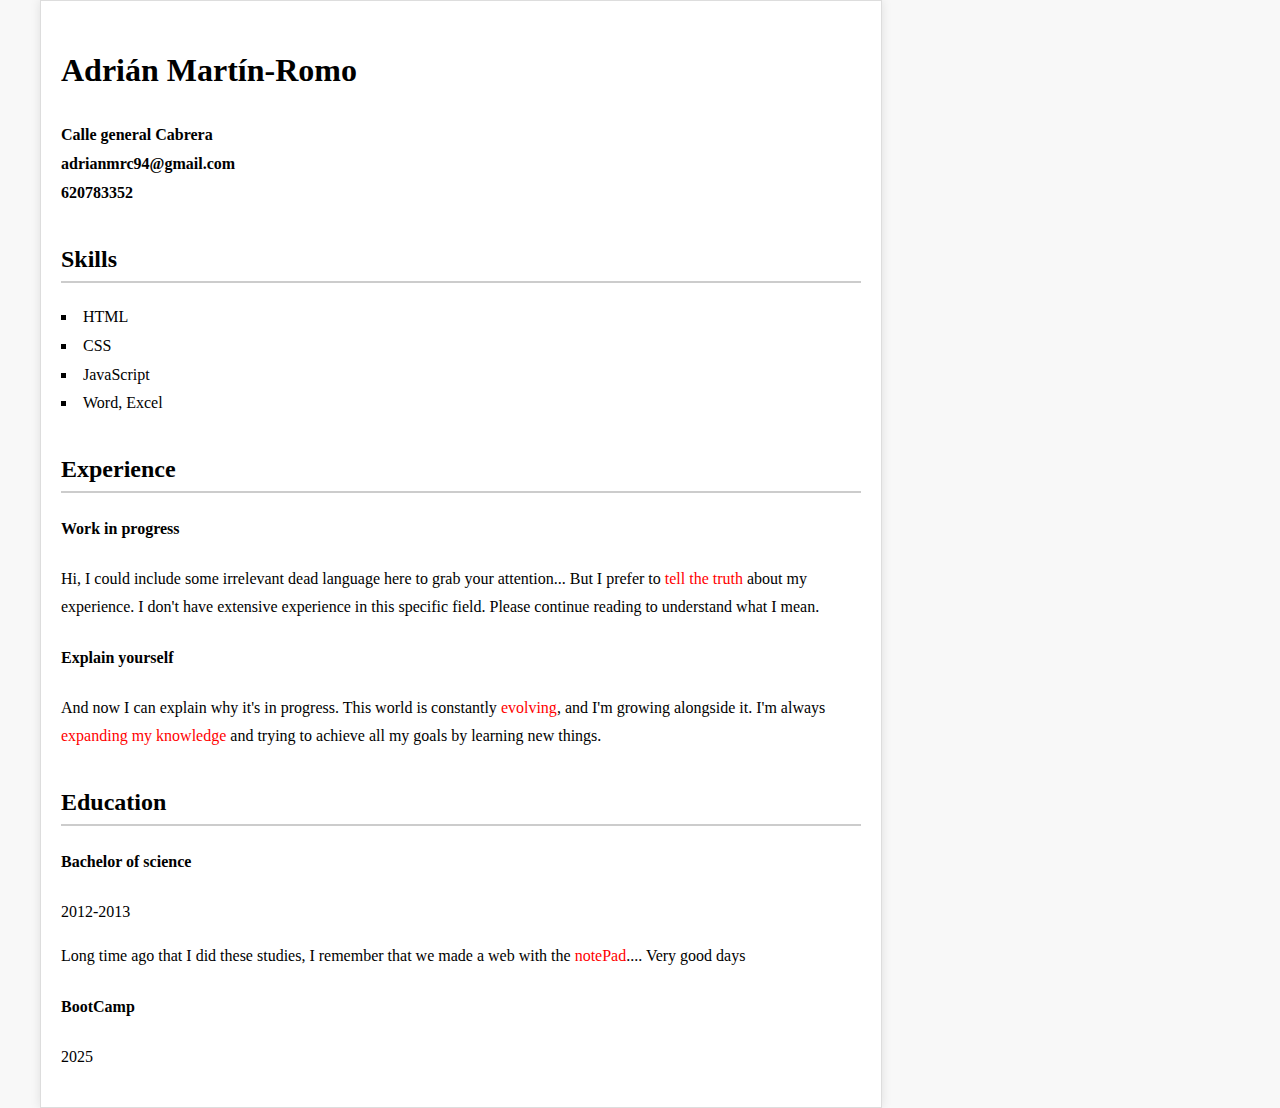
<file: index.html>
<!DOCTYPE html>
<html lang="es">
<head>
    <meta charset="UTF-8">
    <meta name="viewport" content="width=device-width, initial-scale=1.0">
    <title>Currículum</title>
    <link rel="stylesheet" href="styles.css">
</head>
<body>
    <div class="container">
        <h1>Adrián Martín-Romo</h1>
        <address>
            <strong>Calle general Cabrera<br>
            adrianmrc94@gmail.com<br>
            620783352</strong>
        </address>

        <h2>Skills</h2>
        <ul>
            <li>HTML</li>
            <li>CSS</li>
            <li>JavaScript</li>
            <li>Word, Excel</li>
        </ul>

        <h2>Experience</h2>

        <h4>Work in progress</h4>
        <p>Hi, I could include some irrelevant dead language here to grab your attention... But I prefer to <span style="color: red;">tell the truth</span> about my experience. I don't have extensive experience in this specific field. Please continue reading to understand what I mean.</p>
        
        <h4>Explain yourself</h4>
        <p>And now I can explain why it's in progress. This world is constantly <span style="color: red;">evolving</span>, and I'm growing alongside it. I'm always <span style="color: red;">expanding my knowledge</span> and trying to achieve all my goals by learning new things.</p>
        
        <h2>Education</h2>
        <h4>Bachelor of science</h4>
        <p>2012-2013</p>
        <p>Long time ago that I did these studies, I remember that we made a web with the <span style="color: red;">notePad</span>.... Very good days</p>
        
        <h4>BootCamp</h4>
        <p>2025</p>

    </div>
</body>
</html>

</html>
</file>
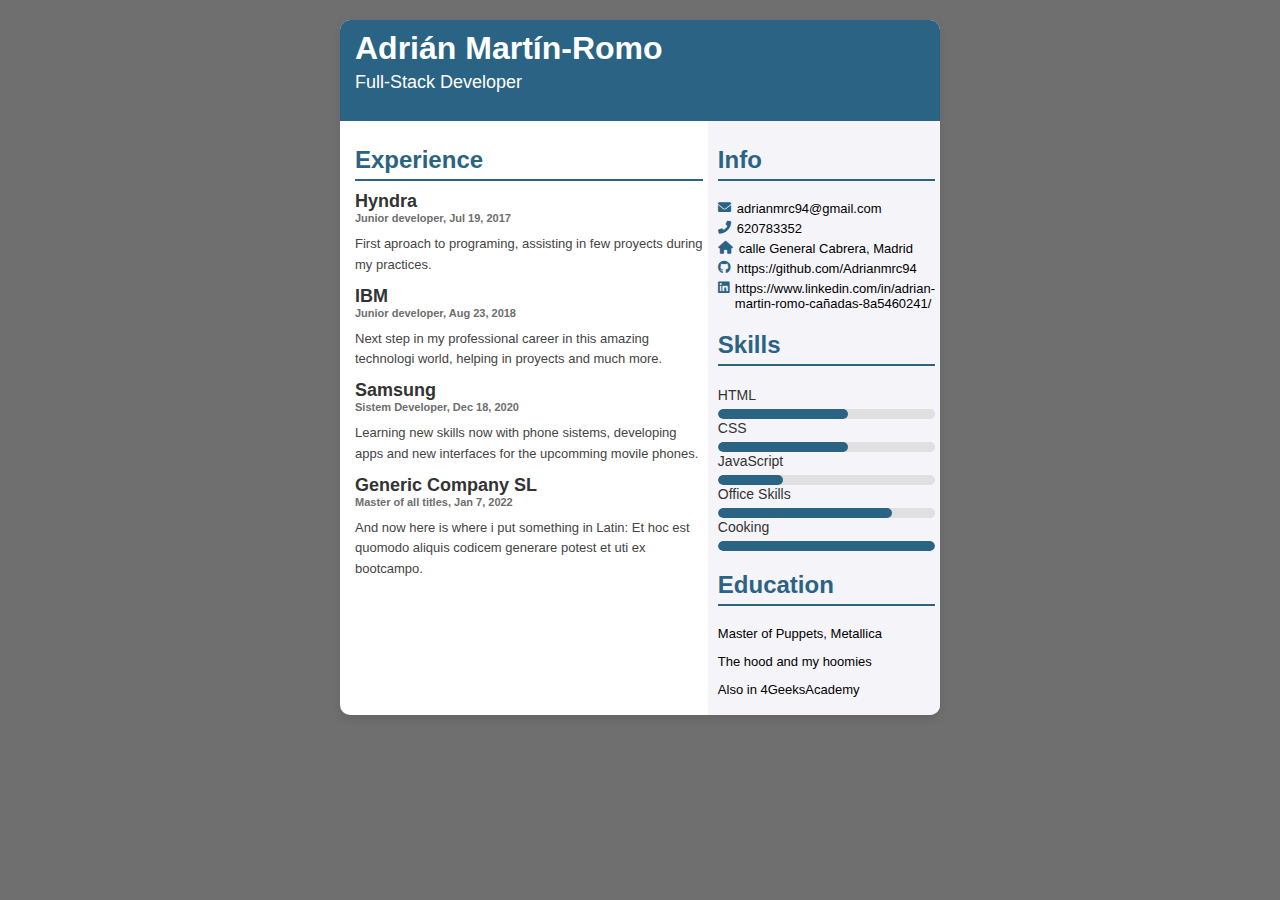
<file: SegundoCurriculum/index.html>
<!DOCTYPE html>
<html lang="en">
<head>
    <meta charset="UTF-8">
    <meta name="viewport" content="width=device-width, initial-scale=1.0">
    <title>Curriculum 2</title>
    <link rel="stylesheet" href="styles.css">
    <link href="https://cdnjs.cloudflare.com/ajax/libs/font-awesome/6.0.0/css/all.min.css" rel="stylesheet">
</head>
<body>
    <div class="cv-container">
        <header class="cv-header">
            <h1>Adrián Martín-Romo</h1>
            <p>Full-Stack Developer</p>
        </header>

        <div class="cv-body">
            <section class="cv-main">
                <h2>Experience</h2>
                <div class="job">
                    <h3>Hyndra</h3>
                    <h4>Junior developer, Jul 19, 2017</h4>
                    <p>First aproach to programing, assisting in few proyects during my practices.</p>
                </div>
                <div class="job">
                    <h3>IBM</h3>
                    <h4>Junior developer, Aug 23, 2018</h4>
                    <p>Next step in my professional career in this amazing technologi world, helping in proyects and much more.</p>
                </div>
                <div class="job">
                    <h3>Samsung</h3>
                    <h4>Sistem Developer, Dec 18, 2020</h4>
                    <p>Learning new skills now with phone sistems, developing apps and new interfaces for the upcomming movile phones.</p>
                </div>
                <div class="job">
                    <h3>Generic Company SL</h3>
                    <h4>Master of all titles, Jan 7, 2022</h4>
                    <p>And now here is where i put something in Latin: Et hoc est quomodo aliquis codicem generare potest et uti ex bootcampo.</p>
                </div>
                
            </section>

            <section class="cv-sidebar">
                <h2>Info</h2>
                <ul>
                    <li><i class="fas fa-envelope"></i> adrianmrc94@gmail.com</li>
                    <li><i class="fas fa-phone-alt"></i> 620783352</li>
                    <li><i class="fas fa-home"></i> calle General Cabrera, Madrid</li>
                    <li><i class="fab fa-github"></i> https://github.com/Adrianmrc94</li>
                    <li><i class="fab fa-linkedin"></i> https://www.linkedin.com/in/adrian-martin-romo-cañadas-8a5460241/</li>
                </ul>

                <h2>Skills</h2>
                <div class="skill">
                    <span>HTML</span>
                    <div class="progress-bar">
                        <div class="progress" style="width: 60%;"></div>
                    </div>
                </div>
                <div class="skill">
                    <span>CSS</span>
                    <div class="progress-bar">
                        <div class="progress" style="width: 60%;"></div>
                    </div>
                </div>
                <div class="skill">
                    <span>JavaScript</span>
                    <div class="progress-bar">
                        <div class="progress" style="width: 30%;"></div>
                    </div>
                </div>
                <div class="skill">
                    <span>Office Skills</span>
                    <div class="progress-bar">
                        <div class="progress" style="width: 80%;"></div>
                    </div>
                </div>
                <div class="skill">
                    <span>Cooking</span>
                    <div class="progress-bar">
                        <div class="progress" style="width: 100%;"></div>
                    </div>
                </div>

                <h2>Education</h2>
                <p>Master of Puppets, Metallica</p>
                <p>The hood and my hoomies</p>
                <p>Also in 4GeeksAcademy</p>
            </section>
        </div>
    </div>
</body>
</html>
</file>
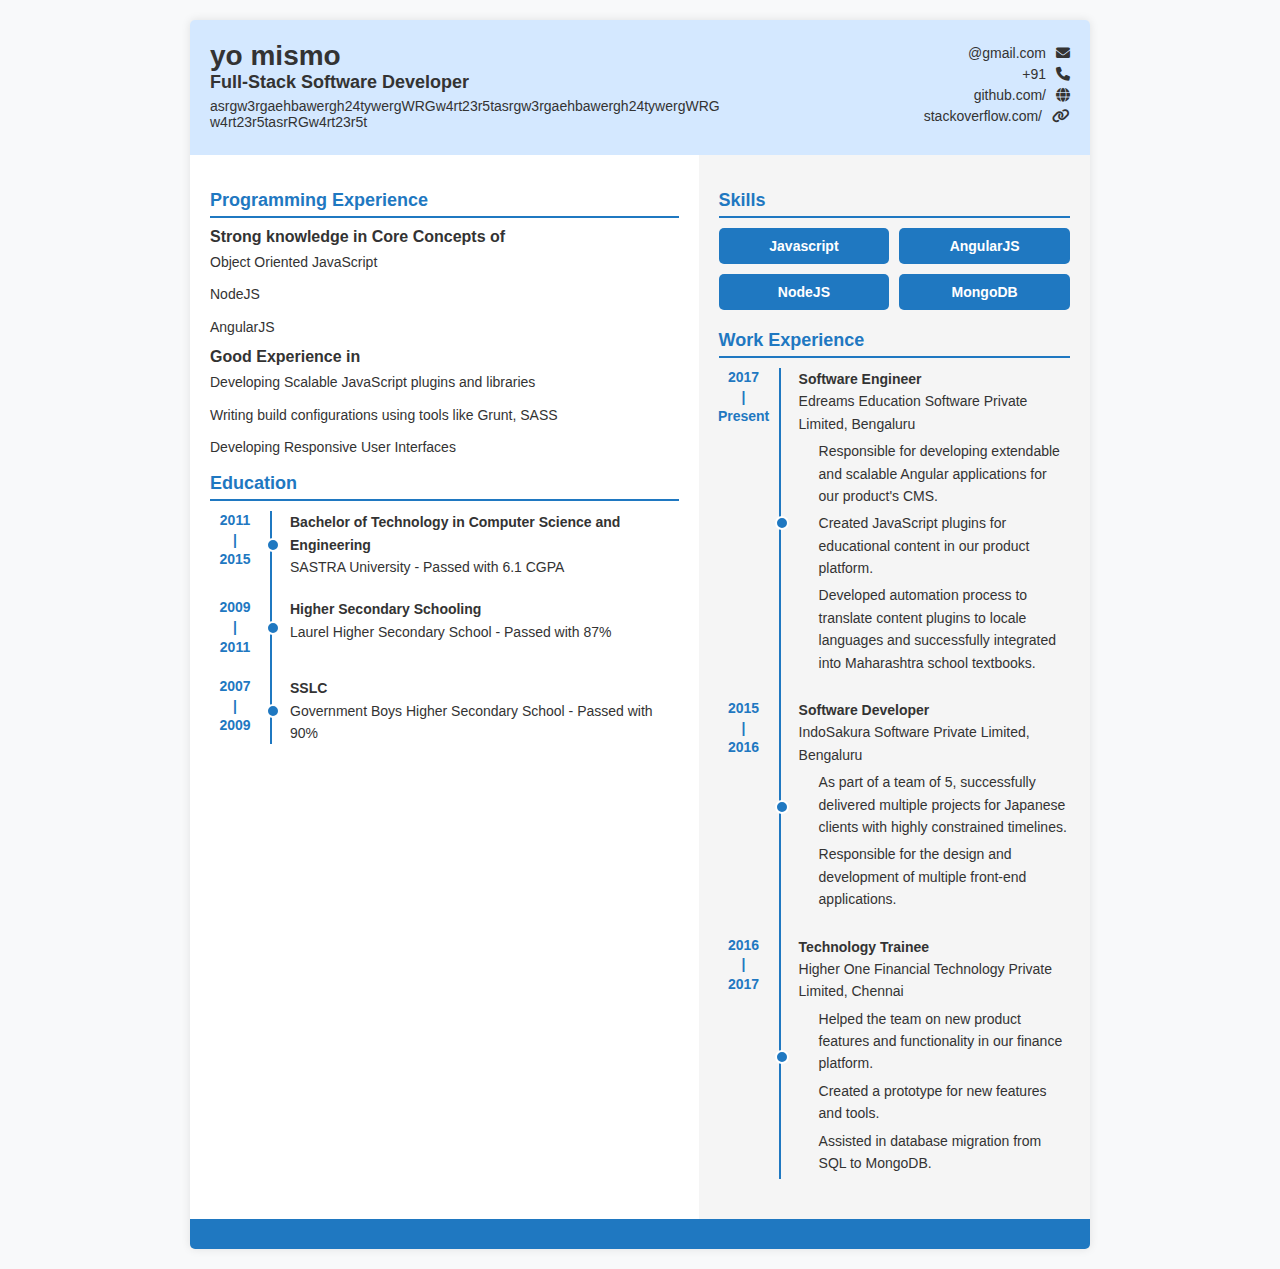
<file: TercerCurriculum/index.html>
<!DOCTYPE html>
<html lang="en">

<head>
    <meta charset="UTF-8">
    <meta name="viewport" content="width=device-width, initial-scale=1.0">
    <title>CV3</title>
    <link rel="stylesheet" href="styles.css">
    <link href="https://cdnjs.cloudflare.com/ajax/libs/font-awesome/6.0.0/css/all.min.css" rel="stylesheet">
</head>

<body>
    <div class="container">
        <div class="header">
            <div class="header-left">
                <h1>yo mismo</h1>
                <h2>Full-Stack Software Developer</h2>
                <p>asrgw3rgaehbawergh24tywergWRGw4rt23r5tasrgw3rgaehbawergh24tywergWRGw4rt23r5tasrRGw4rt23r5t</p>
            </div>
            <div class="contact-info">
                <p>@gmail.com<i class="fas fa-envelope"></i></p>
                <p>+91<i class="fas fa-phone"></i></p>
                <p>github.com/<i class="fas fa-globe"></i></p>
                <p>stackoverflow.com/<i class="fas fa-link"></i></p>
            </div>
        </div>

        <div class="content">
            <div class="left-column">
                <div>
                    <h2 class="section-title">Programming Experience</h2>
                    <div>
                        <h3>Strong knowledge in Core Concepts of</h3>
                        <ul>
                            <li>Object Oriented JavaScript</li>
                            <li>NodeJS</li>
                            <li>AngularJS</li>
                        </ul>
                    </div>
                    <div>
                        <h3>Good Experience in</h3>
                        <ul>
                            <li>Developing Scalable JavaScript plugins and libraries</li>
                            <li>Writing build configurations using tools like Grunt, SASS</li>
                            <li>Developing Responsive User Interfaces</li>
                        </ul>
                    </div>
                </div>

                <div>
                    <h2 class="section-title">Education</h2>
                    <ul class="timeline">
                        <li>
                            <div class="timeline-date">
                                <span>2011</span>
                                <span>|</span> <!-- Separador añadido -->
                                <span>2015</span>
                            </div>
                            <div class="timeline-point"></div>
                            <div class="timeline-content">
                                <strong>Bachelor of Technology in Computer Science and Engineering</strong><br>
                                SASTRA University - Passed with 6.1 CGPA
                            </div>
                        </li>
                        <li>
                            <div class="timeline-date">
                                <span>2009</span>
                                <span>|</span>
                                <span>2011</span>
                            </div>
                            <div class="timeline-point"></div>
                            <div class="timeline-content">
                                <strong>Higher Secondary Schooling</strong><br>
                                Laurel Higher Secondary School - Passed with 87%
                            </div>
                        </li>
                        <li>
                            <div class="timeline-date">
                                <span>2007</span>
                                <span>|</span>
                                <span>2009</span>
                            </div>
                            <div class="timeline-point"></div>
                            <div class="timeline-content">
                                <strong>SSLC</strong><br>
                                Government Boys Higher Secondary School - Passed with 90%
                            </div>
                        </li>
                    </ul>
                </div>
            </div>

            <div class="right-column">
                <div class="skills">
                    <h2 class="section-title">Skills</h2>
                    <div class="skills-grid">
                        <div class="skill-box">Javascript</div>
                        <div class="skill-box">AngularJS</div>
                        <div class="skill-box">NodeJS</div>
                        <div class="skill-box">MongoDB</div>
                    </div>
                </div>

                <div class="work-experience">
                    <h2 class="section-title">Work Experience</h2>
                    <ul class="timeline">
                        <li>
                            <div class="timeline-date">
                                <span>2017</span>
                                <span>|</span>
                                <span>Present</span>
                            </div>
                            <div class="timeline-point"></div>
                            <div class="timeline-content">
                                <strong>Software Engineer</strong><br>
                                Edreams Education Software Private Limited, Bengaluru<br>
                                <ul>
                                    <li>Responsible for developing extendable and scalable Angular applications for our
                                        product's CMS.</li>
                                    <li>Created JavaScript plugins for educational content in our product platform.</li>
                                    <li>Developed automation process to translate content plugins to locale languages
                                        and successfully integrated into Maharashtra school textbooks.</li>
                                </ul>
                            </div>
                        </li>
                        <li>
                            <div class="timeline-date">
                                <span>2015</span>
                                <span>|</span>
                                <span>2016</span>
                            </div>
                            <div class="timeline-point"></div>
                            <div class="timeline-content">
                                <strong>Software Developer</strong><br>
                                IndoSakura Software Private Limited, Bengaluru<br>
                                <ul>
                                    <li>As part of a team of 5, successfully delivered multiple projects for Japanese
                                        clients with highly constrained timelines.</li>
                                    <li>Responsible for the design and development of multiple front-end applications.
                                    </li>
                                </ul>
                            </div>
                        </li>
                        <li>
                            <div class="timeline-date">
                                <span>2016</span>
                                <span>|</span>
                                <span>2017</span>
                            </div>
                            <div class="timeline-point"></div>
                            <div class="timeline-content">
                                <strong>Technology Trainee</strong><br>
                                Higher One Financial Technology Private Limited, Chennai<br>
                                <ul>
                                    <li>Helped the team on new product features and functionality in our finance
                                        platform.</li>
                                    <li>Created a prototype for new features and tools.</li>
                                    <li>Assisted in database migration from SQL to MongoDB.</li>
                                </ul>
                            </div>
                        </li>
                    </ul>
                </div>
            </div>
        </div>

        <div class="footer">
            <!-- Footer content can be added here if needed -->
        </div>
    </div>
</body>

</html>
</file>
<file: styles.css>
body {
    font-family: Georgia, serif;
    line-height: 1.8; 
    margin: 0;
    background-color: #f8f8f8;
}

.container {
    max-width: 800px;
    margin: 0 auto 0 40px;
    background: #fff;
    padding: 20px;
    border: 1px solid #ddd;
    box-shadow: 0 0 10px rgba(0, 0, 0, 0.1);
}

address {
    font-style: normal;
}

h2 {
    border-bottom: 2px solid #ccc;
    margin-top: 30px;
}

ul {
    list-style: square inside;
    padding: 0;
}
</file>
<file: SegundoCurriculum/styles.css>
body {
    font-family: Arial, sans-serif;
    margin: 0;
    padding: 0;
    background-color: #1b1b1ba1;
}

.cv-container {
    max-width: 600px;
    margin: 20px auto;
    background-color: white;
    box-shadow: 0 4px 8px rgba(0, 0, 0, 0.1);
    border-radius: 10px;
    overflow: hidden;
}

.cv-header {
    background-color: #2a6384;
    color: white;
    padding: 10px;
    padding-left: 15px;
}

.cv-header h1 {
    margin: 0;
    font-size: 32px;
}

.cv-header p {
    font-size: 18px;
    margin-top: 5px;
}

.cv-body {
    display: flex;
    flex-direction: row;
    margin-left: 10px;
}

.cv-main {
    flex: 2;
    padding: 5px
}

.cv-main h2 {
    font-size: 24px;
    border-bottom: 2px solid #2a6384;
    padding-bottom: 5px;
    color: #2a6384;
    margin-bottom: 10px;
}

.cv-main h3 {
    font-size: 18px;
    color: #333;
    margin-top: 10px;
    margin-bottom: 0px;
}

.cv-main h4 {
    font-size: 11px;
    color: #6e6e6e;
    margin-top: 0px;
    margin-bottom: 10px;
}

.cv-main p {
    margin: 5px 0;
    line-height: 1.6;
    color: #444;
    font-size: 13px
}

.cv-sidebar p {
    font-size: 13px

}

.cv-sidebar {
    flex: 1;
    background-color: #f4f4f9;
    padding: 5px;
    padding-left: 10px;
}

.cv-sidebar h2 {
    font-size: 24px;
    margin-top: 20px;
    border-bottom: 2px solid #2a6384;
    padding-bottom: 5px;
    color: #2a6384;
}

.cv-sidebar ul {
    list-style: none;
    padding: 0;
    margin: 0;
    font-size: 13px
}

.cv-sidebar li {
    display: flex;
    margin-bottom: 5px;
}


.cv-sidebar i {
    color: #2a6384;
    padding-right: 6px;
}

/* .skill {
    margin-bottom: 10px;
}
 */
.skill span {
    font-size: 14px;
    color: #333;
}

.progress-bar {
    background-color: #e0e0e0;
    border-radius: 10px;
    height: 10px;
    overflow: hidden;
    margin-top: 5px;
    width: 100%;
}

.progress {
    background-color: #2a6384;
    height: 100%;
    border-radius: 10px;
}

@import '@fortawesome/fontawesome-free/css/all.min.css';
</file>
<file: TercerCurriculum/styles.css>
body {
    font-family: Arial, sans-serif;
    margin: 0;
    padding: 0;
    background-color: #f8f9fa;
    color: #333;
}

.container {
    max-width: 900px;
    margin: 20px auto;
    background-color: white;
    box-shadow: 0 0 10px rgba(0, 0, 0, 0.1);
    border-radius: 5px;
    overflow: hidden;
}

.header {
    background-color: #90c4ff62;
    padding: 20px;
    display: flex;
    justify-content: space-between;
    align-items: flex-start;
}

.header-left {
    flex: 1;
    max-width: 60%;
}

.header-left h1 {
    margin: 0;
    font-size: 28px;
}

.header-left h2 {
    margin: 0;
    font-size: 18px;
}

.header-left p {
    margin: 5px 0;
    word-wrap: break-word;
    font-size: 14px;
}

.contact-info {
    text-align: right;
}

.contact-info p {
    margin: 5px 0;
    font-size: 14px;
}

.contact-info i {
    margin-left: 10px;
    color: #333;
}

.content {
    display: flex;
}

.left-column {
    flex: 2; /* Columna izquierda más pequeña */
    padding: 20px;
}

.right-column {
    flex: 1.5; /* Columna derecha más grande */
    background-color: #f5f5f5;
    padding: 20px;
}

.section-title {
    font-weight: bold;
    font-size: 18px;
    margin-bottom: 10px;
    border-bottom: 2px solid #1f78c1;
    padding-bottom: 5px;
    color: #1f78c1;
}

h3 {
    font-size: 16px;
    margin-top: 10px;
    margin-bottom: 5px;
    color: #333;
}

ul {
    list-style: none;
    padding: 0;
    margin: 0;
}

ul li {
    margin-bottom: 10px;
    font-size: 14px;
    line-height: 1.6;
}

.timeline {
    list-style: none;
    padding: 0;
    margin: 0;
    position: relative;
}

.timeline::before {
    content: '';
    position: absolute;
    top: 0;
    left: 60px;
    width: 2px;
    height: 100%;
    background-color: #1f78c1;
}

.timeline li {
    display: flex;
    align-items: flex-start;
    margin-bottom: 20px;
    position: relative;
}

.timeline-date {
    width: 50px;
    display: flex;
    flex-direction: column;
    align-items: center;
    padding-right: 10px;
    font-weight: bold;
    color: #1f78c1;
}

.timeline-date span {
    display: block;
    line-height: 1.4;
}

.timeline-point {
    width: 10px;
    height: 10px;
    background-color: #1f78c1;
    border-radius: 50%;
    border: 2px solid white;
    position: absolute;
    left: 56px;
    top: 50%;
    transform: translateY(-50%);
    z-index: 1;
}

.timeline-content {
    flex: 1;
    padding-left: 20px;
}

.timeline-content ul {
    list-style: disc;
    padding-left: 20px;
    margin-top: 5px;
}

.timeline-content ul li {
    margin-bottom: 5px;
    font-size: 14px;
    line-height: 1.6;
}

.footer {
    text-align: center;
    padding: 15px;
    background-color: #1f78c1;
    color: white;
    font-size: 14px;
}
.skills {
    margin-bottom: 20px; /* Espacio entre Skills y Work Experience */
}

.skills-grid {
    display: grid;
    grid-template-columns: repeat(auto-fit, minmax(120px, 1fr)); /* Columnas automáticas */
    gap: 10px; /* Espacio entre los recuadros */
}

.skill-box {
    background-color: #1f78c1; /* Color de fondo azul */
    color: white; /* Color del texto */
    padding: 10px;
    text-align: center;
    border-radius: 5px; /* Bordes redondeados */
    font-size: 14px;
    font-weight: bold;
}
.timeline-date span.separator {
    margin: 0 5px; /* Espacio alrededor del separador */
    color: #1f78c1; /* Color del separador */
    font-weight: bold; /* Negrita */
}
</file>
